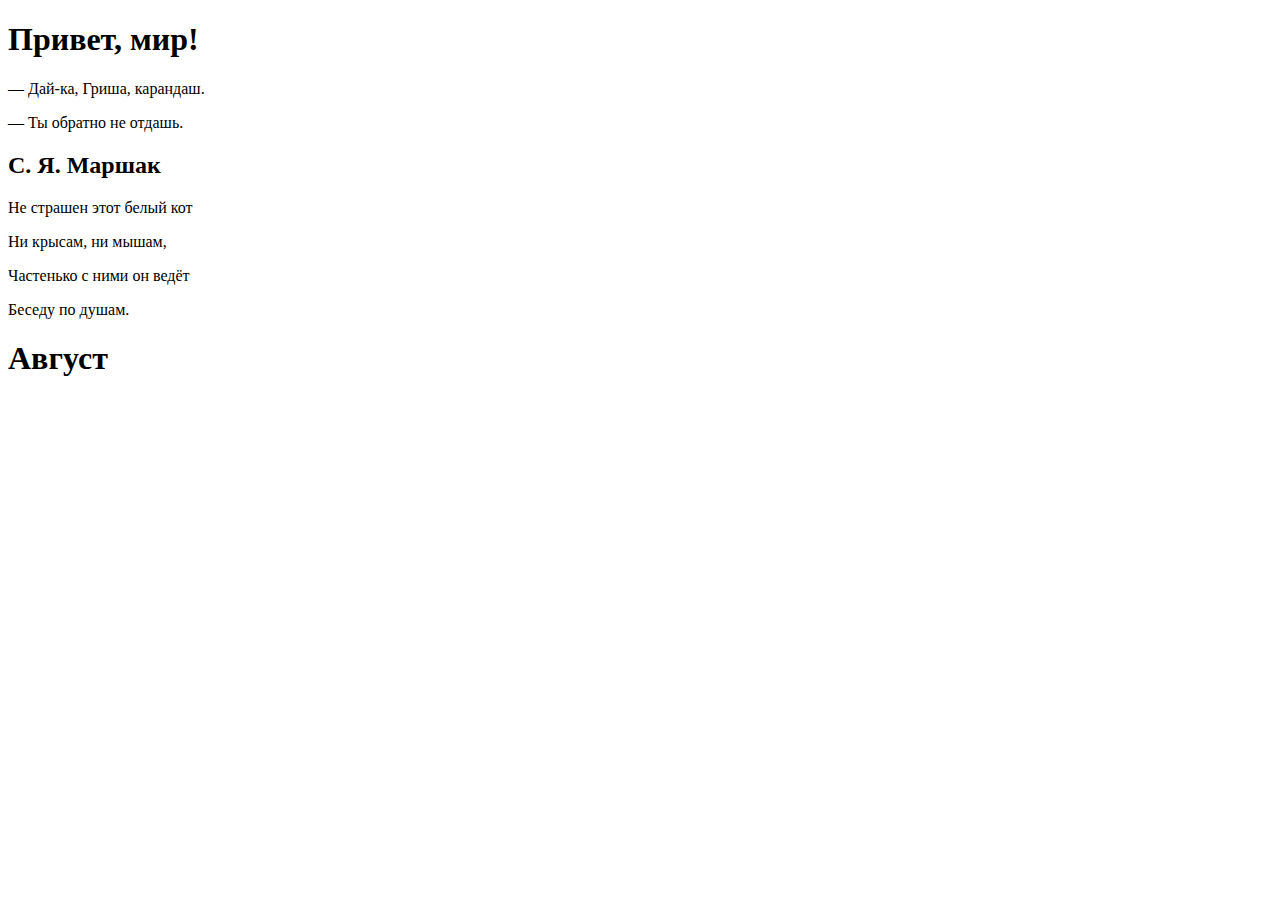
<file: Homework_01/index.html>
<!DOCTYPE html>
<html lang="en">
<head>
	<meta charset="UTF-8">
	<meta http-equiv="X-UA-Compatible" content="IE=edge">
	<meta name="viewport" content="width=device-width, initial-scale=1.0">
	<title>Lebedevski.FE97 {homework1:done}</title>
</head>
<body>
	<!-- task1 -->
	<h1>Привет, мир!</h1>

	<!-- task2 -->
	<p>— Дай-ка, Гриша, карандаш.</p>
	<p>— Ты обратно не отдашь.</p>

	<!-- task3 -->
	<h2>С. Я. Маршак</h2>
	<p>Не страшен этот белый кот</p>
	<p>Ни крысам, ни мышам,</p>
	<p>Частенько с ними он ведёт</p>
	<p>Беседу по душам.</p>

	<!-- task4
	<!DOCTYPE html>
		<html>
			<head>
				<meta charset="utf-8">
				<title>Встреча</title>
			</head>
			<body>
			</body>
		</html> -->

	<!-- task5 -->
	<section>
		<h1>Август</h1>
	</section>

	<!-- task6
	<!DOCTYPE html>
		<html>
			<head>
				<meta charset="utf-8">
				<title>Встреча</title>
			</head>
			<body>
				<h2>Встреча</h2>
			</body>
		</html> -->

	<!-- task7
	<!DOCTYPE html>
		<html>
			<head>
				<meta charset="utf-8">
				<title>Встреча</title>
			</head>
			<body>
				<h2>Встреча</h2>
			</body>
		</html> -->
</body>
</html>
</file>
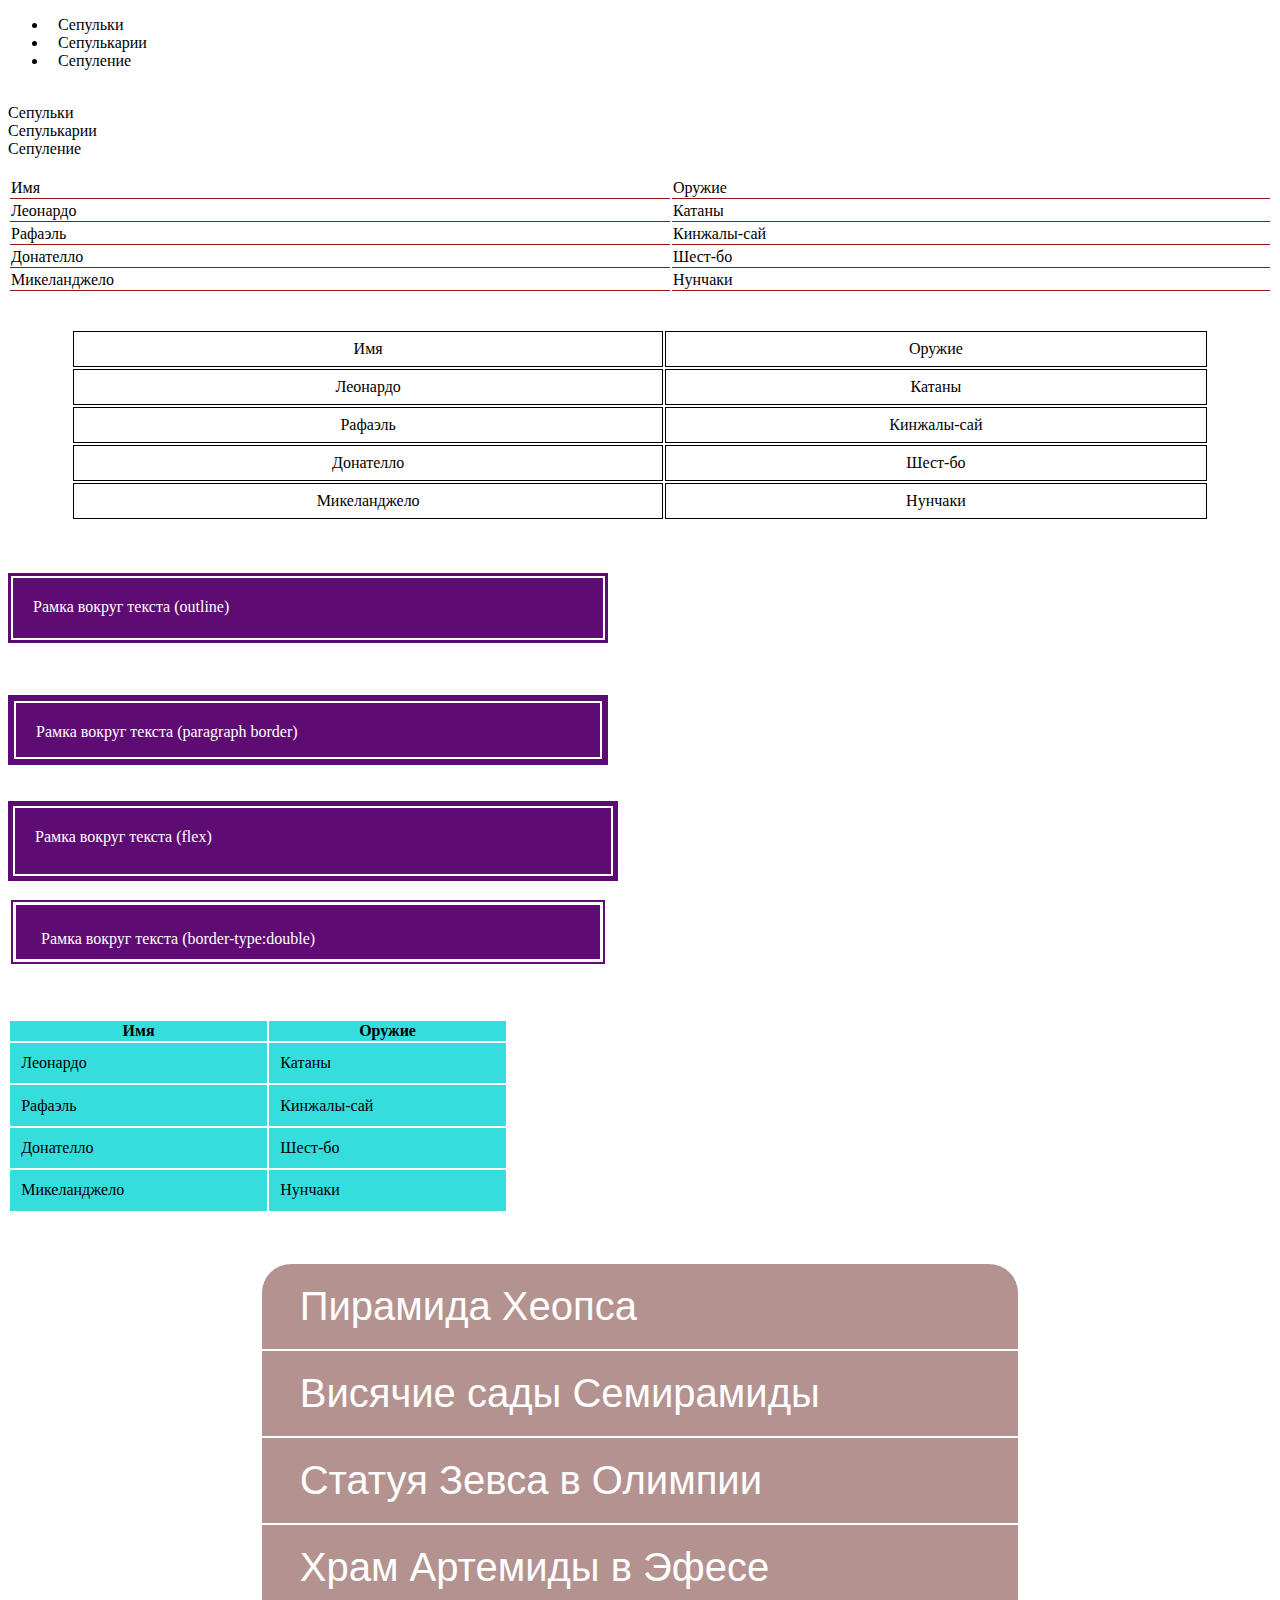
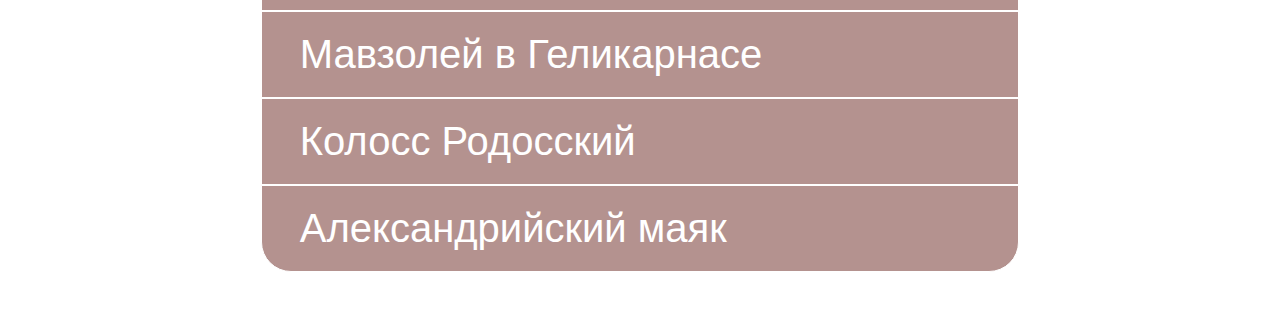
<file: Homework_03/index.html>
<!DOCTYPE html>
<html lang="en">
  <head>
    <meta charset="UTF-8" />
    <meta http-equiv="X-UA-Compatible" content="IE=edge" />
    <meta name="viewport" content="width=device-width, initial-scale=1.0" />
    <link rel="stylesheet" href="style.css" />
    <title>Lebedevsky-tasks03</title>
  </head>
  <body>
    <ul class="ul-1">
      <li>Сепульки</li>
      <li>Сепулькарии</li>
      <li>Сепуление</li>
    </ul>
    <br />

    <ul class="ul-2">
      <li>Сепульки</li>
      <li>Сепулькарии</li>
      <li>Сепуление</li>
    </ul>
    <br />

    <table class="table-1">
      <tr>
        <td>Имя</td>
        <td>Оружие</td>
      </tr>
      <tr>
        <td>Леонардо</td>
        <td>Катаны</td>
      </tr>
      <tr>
        <td>Рафаэль</td>
        <td>Кинжалы-сай</td>
      </tr>
      <tr>
        <td>Донателло</td>
        <td>Шест-бо</td>
      </tr>
      <tr>
        <td>Микеланджело</td>
        <td>Нунчаки</td>
      </tr>
    </table>
    <br />
    <br />

    <table class="table-2">
      <tr>
        <td>Имя</td>
        <td>Оружие</td>
      </tr>
      <tr>
        <td>Леонардо</td>
        <td>Катаны</td>
      </tr>
      <tr>
        <td>Рафаэль</td>
        <td>Кинжалы-сай</td>
      </tr>
      <tr>
        <td>Донателло</td>
        <td>Шест-бо</td>
      </tr>
      <tr>
        <td>Микеланджело</td>
        <td>Нунчаки</td>
      </tr>
    </table>
    <br />
    <br />

    <p class="first">Рамка вокруг текста (outline)</p>
    <br />
    <br />

    <div class="second">
      <p class="second_text">Рамка вокруг текста (paragraph border)</p>
    </div>
    <br />
    <br />

    <div class="third">
      <div class="third__text">Рамка вокруг текста (flex)</div>
    </div>

    <p class="forth">Рамка вокруг текста (border-type:double)</p>
    <br />
    <br />

    <table class="table-3">
      <tr>
        <th>Имя</th>
        <th>Оружие</th>
      </tr>
      <tr>
        <td>Леонардо</td>
        <td>Катаны</td>
      </tr>
      <tr>
        <td>Рафаэль</td>
        <td>Кинжалы-сай</td>
      </tr>
      <tr>
        <td>Донателло</td>
        <td>Шест-бо</td>
      </tr>
      <tr>
        <td>Микеланджело</td>
        <td>Нунчаки</td>
      </tr>
    </table>

    <ul class="seven-miracles">
      <li>Пирамида Хеопса</li>
      <li>Висячие сады Семирамиды</li>
      <li>Статуя Зевса в Олимпии</li>
      <li>Храм Артемиды в Эфесе</li>
      <li>Мавзолей в Геликарнасе</li>
      <li>Колосс Родосский</li>
      <li>Александрийский маяк</li>
    </ul>
  </body>
</html>
</file>
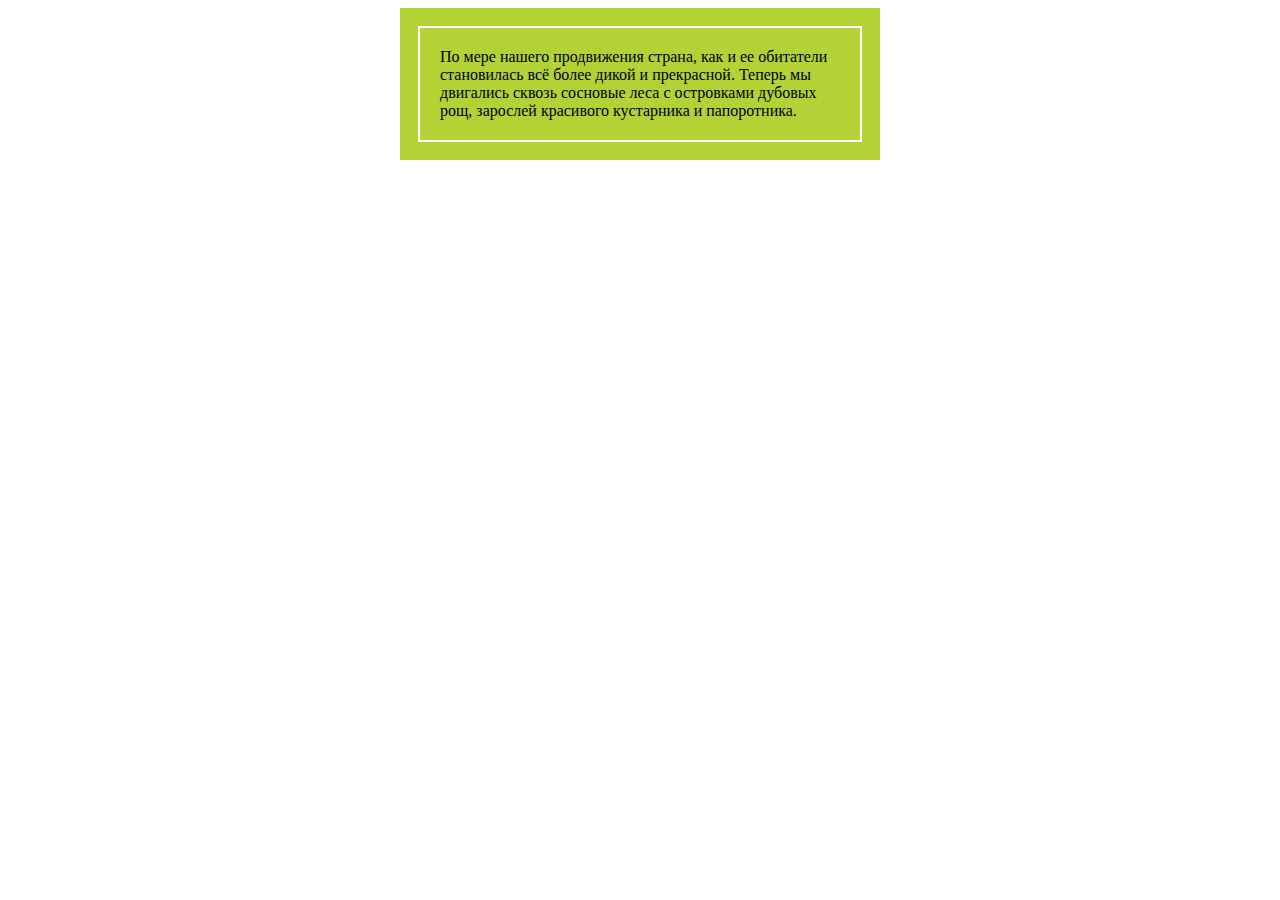
<file: Homework_02/border/index.html>
<!DOCTYPE html>
<html lang="en">
  <head>
    <meta charset="UTF-8" />
    <meta http-equiv="X-UA-Compatible" content="IE=edge" />
    <meta name="viewport" content="width=device-width, initial-scale=1.0" />
    <link rel="stylesheet" href="style.css" />
    <title>Lebedevski</title>
  </head>
  <body>
    <p class="block">
      По мере нашего продвижения страна, как и ее обитатели становилась всё
      более дикой и прекрасной. Теперь мы двигались сквозь сосновые леса с
      островками дубовых рощ, зарослей красивого кустарника и папоротника.
    </p>
  </body>
</html>
</file>
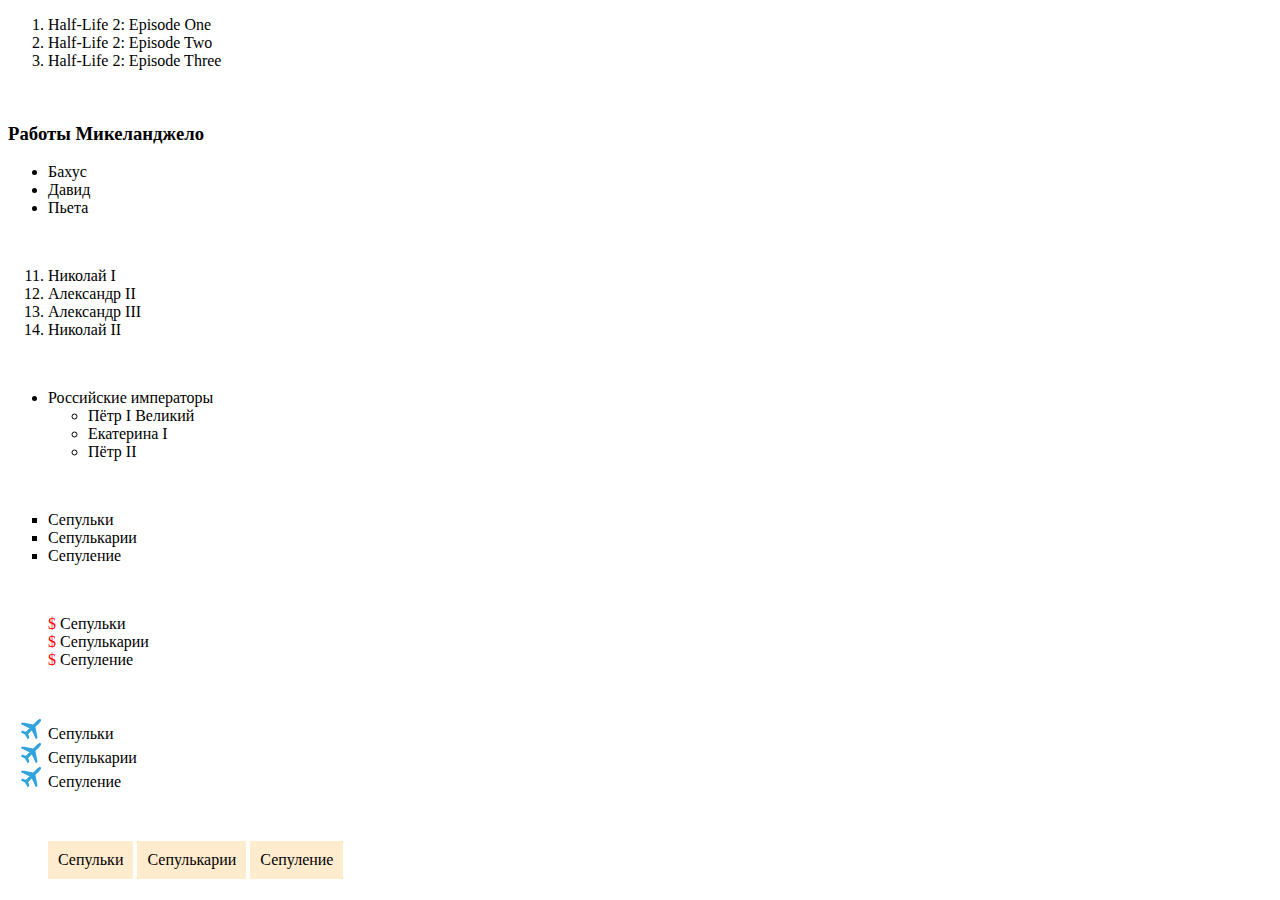
<file: Homework_02/Lists-task/index.html>
<!DOCTYPE html>
<html lang="en">
<head>
	<meta charset="UTF-8">
	<meta http-equiv="X-UA-Compatible" content="IE=edge">
	<meta name="viewport" content="width=device-width, initial-scale=1.0">
	<link rel="stylesheet" href="style.css">
	<title>Lebedevski-tasks02</title>
</head>
<body>
	<ol>
		<li> Half-Life 2: Episode One</li>
		<li> Half-Life 2: Episode Two</li>
		<li> Half-Life 2: Episode Three</li>
	</ol>
	
	<br>
	<h3>Работы Микеланджело</h3>
		<ul>
			<li>Бахус</li>
			<li>Давид</li>
			<li>Пьета</li>
		</ul>

	<br>
		<ol start="11">
			<li>Николай I</li>
			<li>Александр II</li>
			<li>Александр III</li>
			<li>Николай II</li>
		</ol>

	<br>
		<ul>
			<li>Российские императоры
				<ul>
					<li>Пётр I Великий</li>
					<li>Екатерина I</li>
					<li>Пётр II</li>	
				</ul>
			</li>
		</ul>

	<br>
		<ul class="ul-square">
			<li>Сепульки</li>
			<li>Сепулькарии</li>
			<li>Сепуление</li>
		</ul>

		<br>
		<ul class="ul-dollar">
			<li>Сепульки</li>
			<li>Сепулькарии</li>
			<li>Сепуление</li>
		</ul>

		<br>
		<ul class="ul-airplane">
			<li>Сепульки</li>
			<li>Сепулькарии</li>
			<li>Сепуление</li>
		</ul>

		<br>
		<ul class="ul-in-line">
			<li>Сепульки</li>
			<li>Сепулькарии</li>
			<li>Сепуление</li>
		</ul>





</body>
</html>
</file>
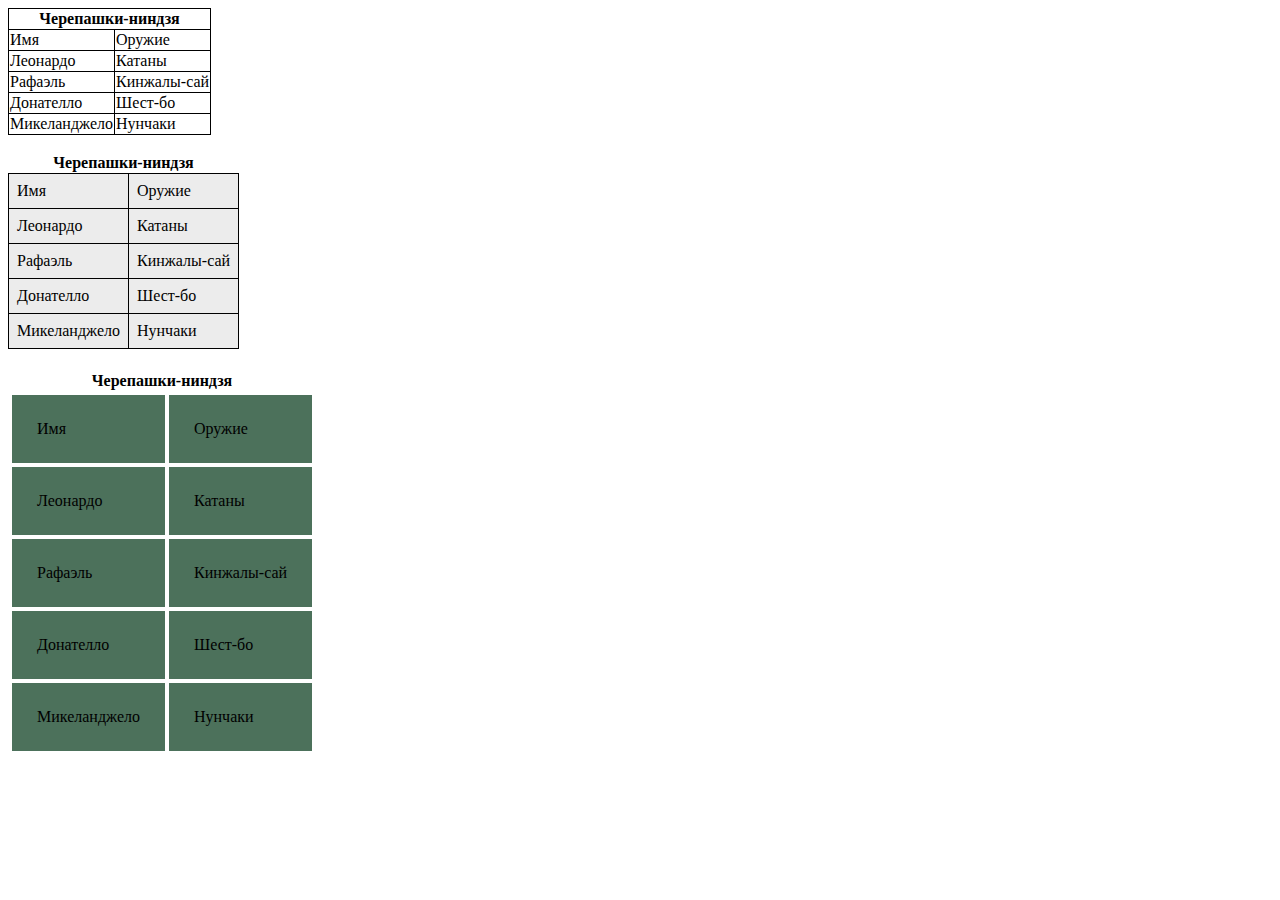
<file: Homework_02/Table-tasks/index.html>
<!DOCTYPE html>
<html lang="en">
<head>
	<meta charset="UTF-8">
	<meta http-equiv="X-UA-Compatible" content="IE=edge">
	<meta name="viewport" content="width=device-width, initial-scale=1.0">
	<link rel="stylesheet" href="style.css">
	<title>Lebedevski</title>
</head>
<body>
	<table class="table-ninja-turtles">
		<th colspan="2">Черепашки-ниндзя</th>
		<tr><td>Имя</td><td>Оружие</td></tr>
		<tr><td>Леонардо</td><td>Катаны</td></tr>
		<tr><td>Рафаэль</td><td>Кинжалы-сай</td></tr>
		<tr><td>Донателло</td><td>Шест-бо</td></tr>
		<tr><td>Микеланджело</td><td>Нунчаки</td></tr>
	  </table>
	  
	  <br>
	  <table class="table-ninja-turtles--backgound-gray">
		<th colspan="2">Черепашки-ниндзя</th>
		<tr><td>Имя</td><td>Оружие</td></tr>
		<tr><td>Леонардо</td><td>Катаны</td></tr>
		<tr><td>Рафаэль</td><td>Кинжалы-сай</td></tr>
		<tr><td>Донателло</td><td>Шест-бо</td></tr>
		<tr><td>Микеланджело</td><td>Нунчаки</td></tr>
	  </table>

	  <br>
	  <table class="table-ninja-turtles--backgound-green">
		<th colspan="2">Черепашки-ниндзя</th>
		<tr><td>Имя</td><td>Оружие</td></tr>
		<tr><td>Леонардо</td><td>Катаны</td></tr>
		<tr><td>Рафаэль</td><td>Кинжалы-сай</td></tr>
		<tr><td>Донателло</td><td>Шест-бо</td></tr>
		<tr><td>Микеланджело</td><td>Нунчаки</td></tr>
	  </table>

	  
</body>
</html>
</file>
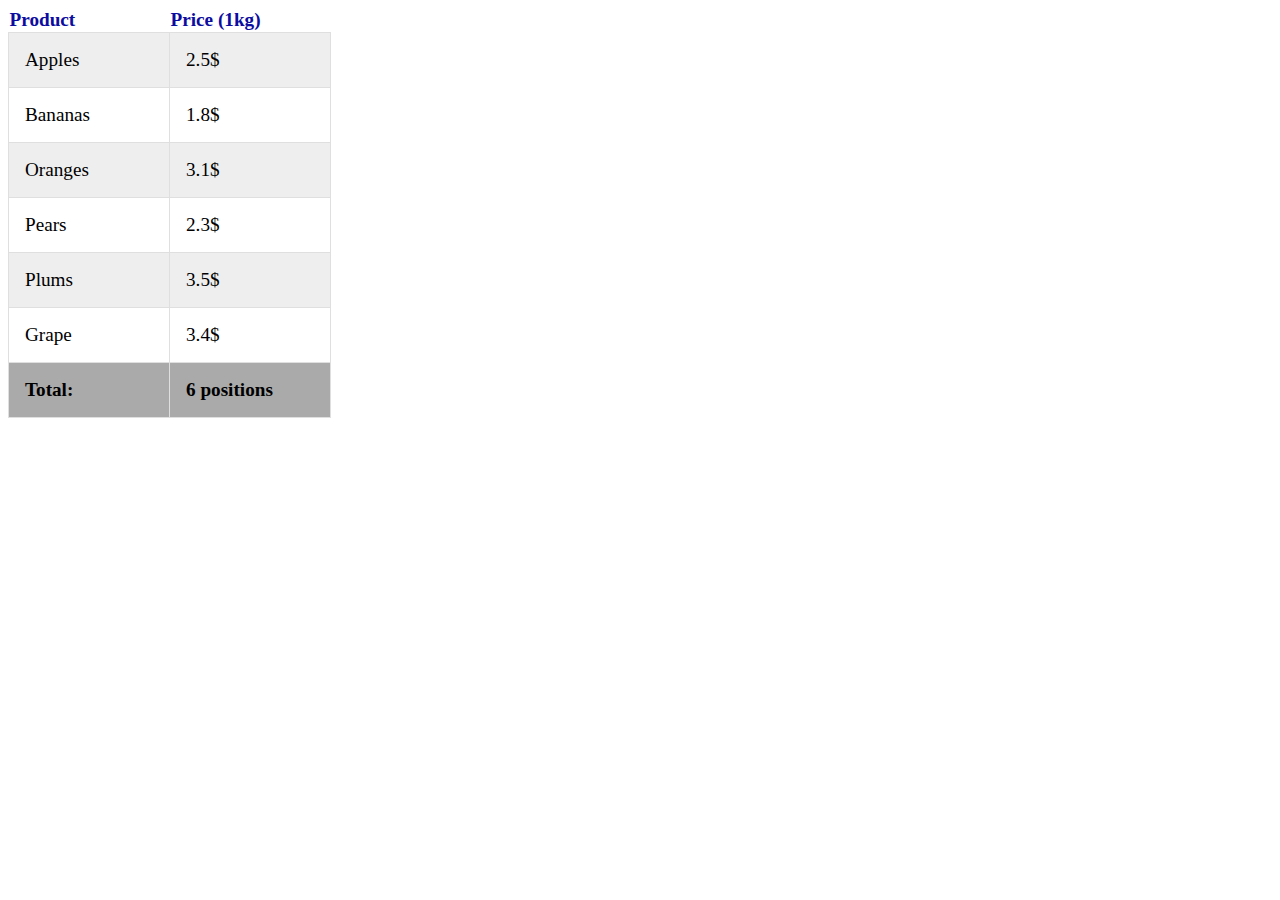
<file: Homework_04/custom_counter/index.html>
<!DOCTYPE html>
<html lang="en">
  <head>
    <meta charset="UTF-8" />
    <meta http-equiv="X-UA-Compatible" content="IE=edge" />
    <meta name="viewport" content="width=device-width, initial-scale=1.0" />
    <link rel="stylesheet" href="style.css" />
    <title>Custom counter</title>
  </head>
  <body>
    <table class="fruits-prise-list">
      <tr>
        <th>Product</th>
        <th>Price (1kg)</th>
      </tr>
      <tbody>
        <tr>
          <td class="fruits-price-list__product">Apples</td>
          <td>2.5$</td>
        </tr>
        <tr>
          <td class="fruits-price-list__product">Bananas</td>
          <td>1.8$</td>
        </tr>
        <tr>
          <td class="fruits-price-list__product">Oranges</td>
          <td>3.1$</td>
        </tr>
        <tr>
          <td class="fruits-price-list__product">Pears</td>
          <td>2.3$</td>
        </tr>
        <tr>
          <td class="fruits-price-list__product">Plums</td>
          <td>3.5$</td>
        </tr>
        <tr>
          <td class="fruits-price-list__product">Grape</td>
          <td>3.4$</td>
        </tr>
      </tbody>
      <tfoot>
        <tr>
          <td>Total:</td>
          <td class="fruits-price-list__total"></td>
        </tr>
      </tfoot>
    </table>
  </body>
</html>
</file>
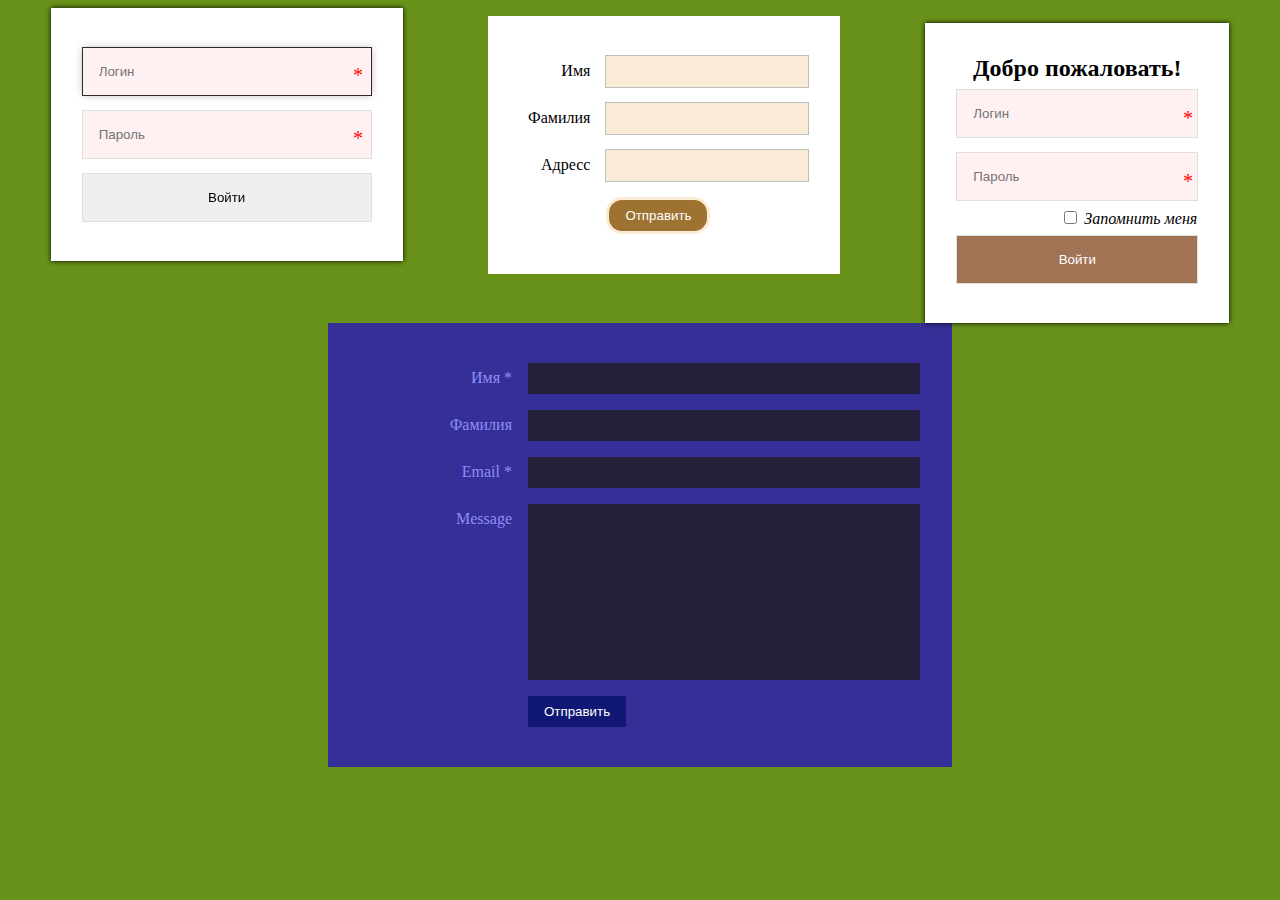
<file: Homework_08/classwork-forms/index.html>
<!DOCTYPE html>
<html lang="en">

<head>
	<meta charset="UTF-8">
	<meta http-equiv="X-UA-Compatible" content="IE=edge">
	<meta name="viewport" content="width=device-width, initial-scale=1.0">
	<link rel="stylesheet" href="style.css">
	<title>Forms</title>
</head>

<body>

	<form class="validate-form" action="" name="validate-form">

		<div class="validate-form__wrapper">
			<input class='validate-form__input validate-form__login ' name='log' type="text" placeholder="Логин" value=""
				autofocus required>
		</div>

		<div class="validate-form__wrapper">
			<input class='validate-form__input validate-form__password' name='pas' type="text" placeholder="Пароль"
				required>
		</div>

		<div class="validate-form__wrapper">
			<input class='validate-form__input validate-form__submit' name='sub' type="submit" value="Войти">
		</div>
	</form>

	<br>

	<form class="contact-form" action="" name="contact-form">
		<div class="contact-form__wrapper">
				<label class="contact-form__label" for="contact-form-name">Имя</label>
			<div class="contact-form__container">
				<input class="contact-form__name" id="contact-form-name" type="text">
			</div>
		</div>
		<div class="contact-form__wrapper">
				<label class="contact-form__label" for="contact-form-surname">Фамилия</label>
			<div class="contact-form__container">
				<input class="contact-form__surname" id="contact-form-surname" type="text">
			</div>
		</div>
		<div class="contact-form__wrapper">
				<label class="contact-form__label" for="contact-form-adress">Адресс</label>
			<div class="contact-form__container">
				<input class="contact-form__adress" id="contact-form-adress" type="text">
			</div>
		</div>
		<div class="contact-form__wrapper">
			<div class="contact-form__container">
				<input class="contact-form__submit" type="submit" value="Отправить">
			</div>
		</div>
	</form>

	<br>

	<form class="form3" action="" name="form3">
		<h2 class="form3__header">Добро пожаловать!</h2>
		<div class="form3__wrapper">
			<input class='form3__input form3__login ' name='form3-log' type="text" placeholder="Логин" value="" 
				required>
		</div>

		<div class="form3__wrapper">
			<input class='form3__input form3__password' name='form3-pas' type="text" placeholder="Пароль" required>
		</div>
		<label class='form3__remember-label' for="form3-remember">
			<input class="form3__remember" name="form3-remember" id='form3-remember' type="checkbox">
			Запомнить меня
		</label>
		<div class="form3__wrapper">
			<input class='form3__input form3__submit' name='form3-sub' type="submit" value="Войти">
		</div>
	</form>

	<br>

	<form class="form4" action="" name="form4">
		<div class="form4__wrapper">
			<div class="form4__label-container">
				<label for="form4-name">Имя *</label>
			</div>
			<div class="form4__container">
				<input class="form4__name" id="form4-name" type="text" required>
			</div>
		</div>
		<div class="form4__wrapper">
			<div class="form4__label-container">
				<label for="form4-surname">Фамилия</label>
			</div>
			<div class="form4__container">
				<input class="form4__surname" id="form4-surname" type="text">
			</div>
		</div>
		<div class="form4__wrapper">
			<div class="form4__label-container">
				<label for="form4-email">Email *</label>
			</div>
			<div class="form4__container">
				<input class="form4__email" id="form4-email" type="email" required>
			</div>
		</div>

		<div class="form4__wrapper">
			<div class="form4__label-container">
				<label for="form4-message">Message</label>
			</div>
			<div class="form4__container">
				<textarea class="form4__message" id="form4-message"></textarea>
			</div>
		</div>

		<div class="form4__wrapper">
			<div class="form4__container">
				<input class="form4__submit" id="form4-submit" type="submit" value="Отправить">
			</div>
		</div>
	</form>

</body>

</html>
</file>
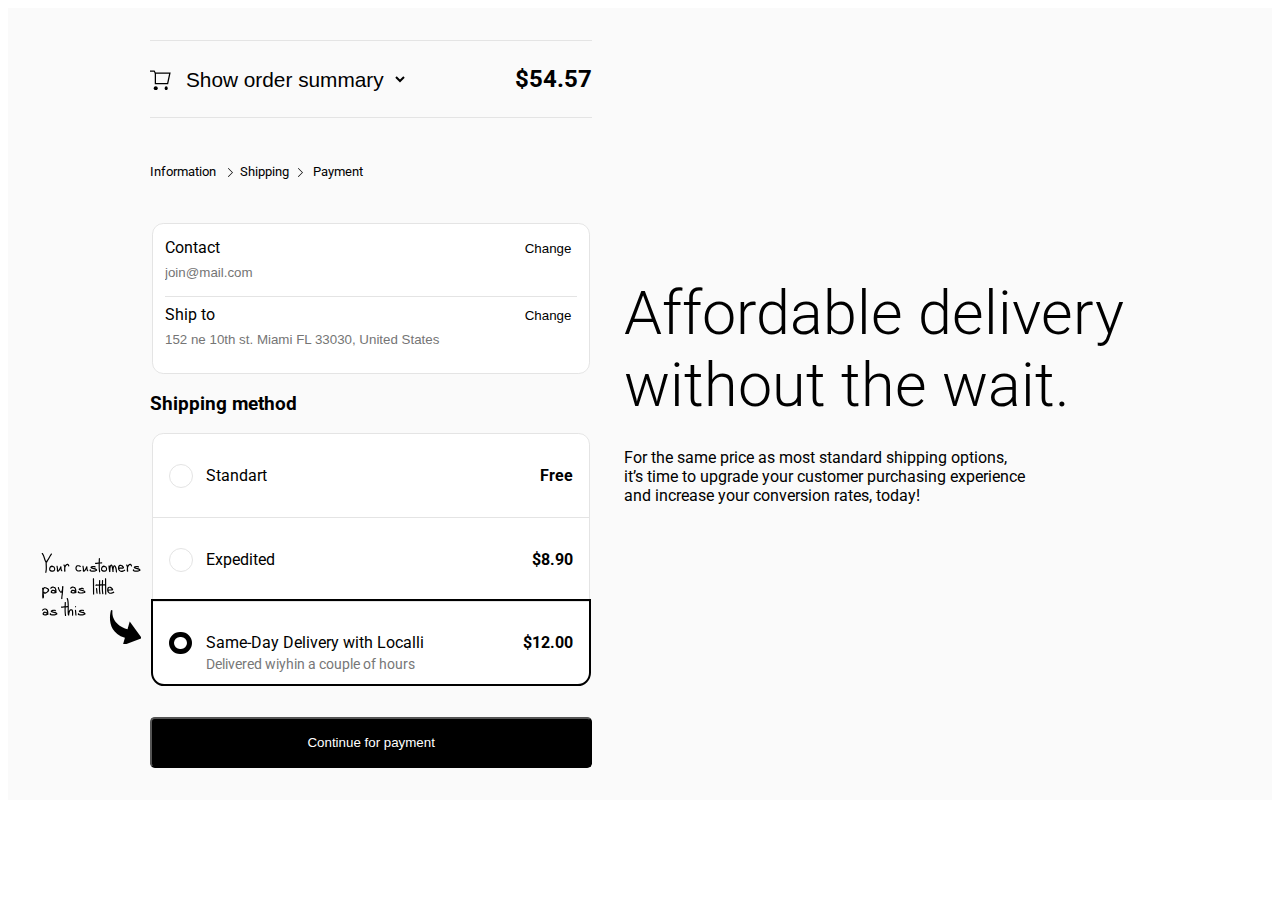
<file: Homework_08/localli/index.html>
<!DOCTYPE html>
<html lang="en">

<head>
	<meta charset="UTF-8" />
	<meta http-equiv="X-UA-Compatible" content="IE=edge" />
	<meta name="viewport" content="width=device-width, initial-scale=1.0" />
	<link rel="stylesheet" href="style.css" />
	<title>Localli</title>
</head>

<body>
	<section class="delivery">
		<div class="container">
			<section class="main">
				<div class="show-order">
					<select class="show-order__button" name="show-order-button">
						<option value="" selected>Show order summary</option>
						<option value="">Show order positions</option>
						<option value="">Show old orders</option>
					</select>
					<p class="show-order__price">$54.57</p>
				</div>
				<ul class="breadcrumbs">
					<li class="breadcrumbs__item">
						<a class="breadcrumbs__link" href="#">Information</a>
					</li>
					<li class="breadcrumbs__item">
						<a class="breadcrumbs__link" href="#">Shipping</a>
					</li>
					<li class="breadcrumbs__item">
						<a class="breadcrumbs__link" href="#">Payment</a>
					</li>
				</ul>

				<form class="form" name="form-order" action="">
					<fieldset class="form__set">
						<div class="form__wrapper">
							<label for="contact" class="form__label">Contact
								<input class="form__input" id="contact" type="text" placeholder="join@mail.com" />
							</label>
							<button class="form__change-button">Change</button>
						</div>

						<div class="form__wrapper">
							<label for="adress" class="form__label">Ship to
								<input class="form__input" id="adress" type="text"
									placeholder="152 ne 10th st. Miami FL 33030, United States" />
							</label>
							<button class="form__change-button">Change</button>
						</div>
					</fieldset>

					<h3 class="form__header">Shipping method</h3>

					<fieldset class="form__set form__set-second">
						<div class="form__wrapper">
							<input class="form__radio" name="method" id="standart" type="radio" />
							<label class="form__radio-label" for="standart">
								<span class="form__custom-radio"></span>
								<span class="form__radio-label-text">Standart</span>
								<span class="form__method-description">Free</span>
							</label>
						</div>
						<div class="form__wrapper">
							<input class="form__radio" name="method" id="expedited" type="radio" />
							<label class="form__radio-label" for="expedited">
								<span class="form__custom-radio"></span>
								<span class="form__radio-label-text">Expedited</span>
								<span class="form__method-description">$8.90</span>
							</label>
						</div>
						<div class="form__wrapper">
							<input class="form__radio" name="method" id="same-day" type="radio" checked />
							<label class="form__radio-label" for="same-day">
								<span class="form__custom-radio"></span>
								<span class="form__radio-label-text">Same-Day Delivery with Localli</span>
								<span class="form__method-description">$12.00</span>
							</label>
						</div>
					</fieldset>
					<input class="form__button" type="submit" value="Continue for payment" />
				</form>
			</section>
			<aside class="aside">
				<h2 class="aside__header">Affordable delivery without the wait.</h2>
				<h5 class="aside__subtitle">
					For the same price as most standard shipping options, it’s time to
					upgrade your customer purchasing experience and increase your
					conversion rates, today!
				</h5>
			</aside>
		</div>
	</section>
</body>

</html>
</file>
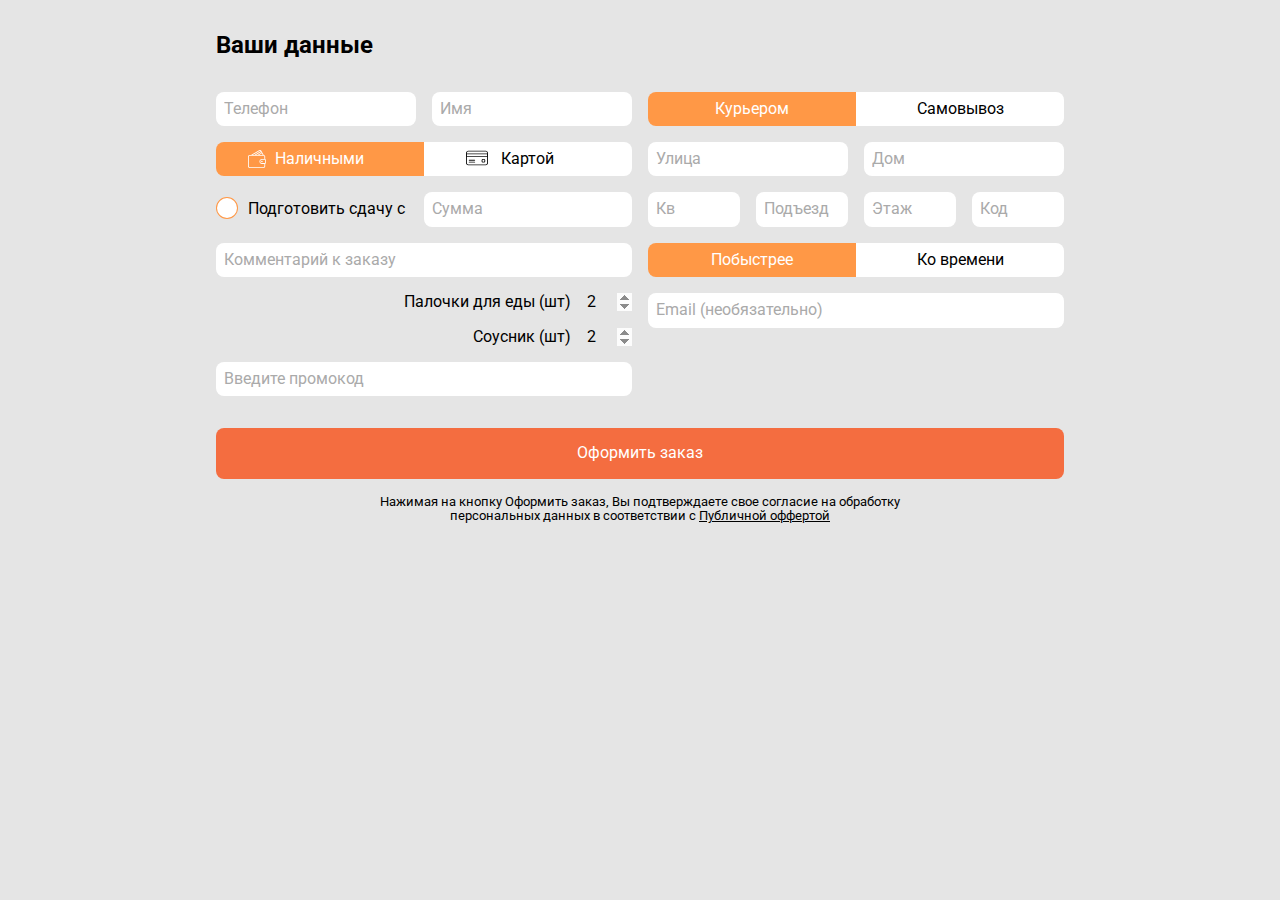
<file: Homework_08/sushi_order_form/index.html>
<!DOCTYPE html>
<html lang="en">

<head>
	<meta charset="UTF-8">
	<meta http-equiv="X-UA-Compatible" content="IE=edge">
	<link rel="stylesheet" href="style.css">
	<title>Sushi order form</title>
</head>

<body>
	<form class='form' name="form-order" action="#">
		<header class="form__header">
			<h2 class="form__title">Ваши данные</h2>
		</header>
		<div class="form__body">
			<fieldset class="form__fieldset">
				<div class="form__row">
					<input class="form__phone" name='form-phone' type="tel" placeholder="Телефон">
					<input class="form__name" name="form-name" type="text" placeholder="Имя">
				</div>
				<div class="form__row form__row-radio">
					<input class="form__pay" name="form-pay" id='cash' type="radio" checked>
					<label for="cash" class="form__radio-label form__radio-label--left">Наличными</label>
					<input class="form__pay form__pay-card" name="form-pay" id='card' type="radio">
					<label for="card" class="form__radio-label form__radio-label--right">Картой</label>
				</div>
				<div class="form__row form__row-checkbox form__row-change">
					<input class="form__change" name="form-change" id='change' type="checkbox">
					<label for="change" class="form__check-label">Подготовить сдачу с</label>
					<input class="form__sum" name='form-sum' type="text" placeholder="Сумма">
				</div>
				<div class="form__row">
					<input class="form__comment" name='form-comment' type="text" placeholder="Комментарий к заказу">
				</div>
				<div class="form__row form__row--number">
					<label for="sticks" class="form__sticks-label">Палочки для еды (шт)</label>
					<input class="form__sticks" name='form-sticks' id='sticks' type="number" min="0" max="5" step="1"
						value="2">
				</div>
				<div class="form__row form__row--number">
					<label for="sauce" class="form__sauce-label">Соусник (шт)</label>
					<input class="form__sauce" name='form-sauce' id='sauce' type="number" min="0" max="5" step="1"
						value="2">
				</div>
				<div class="form__row">
					<input class="form__promo" name='form-promo' type="text" placeholder="Введите промокод">
				</div>
			</fieldset>
			<fieldset class="form__fieldset">
				<div class="form__row form__row-radio">
					<input class="form__delivery" name="form-delivery" id='courier' type="radio" checked>
					<label for="courier" class="form__radio-label form__radio-label--left">Курьером</label>
					<input class="form__delivery" name="form-delivery" id='himself' type="radio">
					<label for="himself" class="form__radio-label form__radio-label--right">Самовывоз</label>
				</div>
				<div class="form__row form__row-adress">
					<input class="form__street" name='form-street' type="text" placeholder="Улица">
					<input class="form__house" name='form-house' type="text" placeholder="Дом">
				</div>
				<div class="form__row form__row-adress">
					<input class="form__flatnumber" name='form-flatnumber' type="text" placeholder="Кв">
					<input class="form__porch" name='form-porch' type="text" placeholder="Подъезд">
					<input class="form__floor" name='form-floor' type="text" placeholder="Этаж">
					<input class="form__access-code" name='form-access-code' type="text" placeholder="Код">
				</div>
				<div class="form__row form__row-radio">
					<input class="form__time" name="form-time" id='now' type="radio" checked>
					<label for="now" class="form__radio-label form__radio-label--left">Побыстрее</label>
					<input class="form__time" name="form-time" id="at-time" type="radio">
					<label for="at-time" class="form__radio-label form__radio-label--right">Ко времени</label>
				</div>
				<div class="form__row">
					<input class="form__email" name='form-email' type="email" placeholder="Email (необязательно)">
				</div>

			</fieldset>
		</div>
		<footer class="form__footer">
			<input class='form__submit' type="submit" value="Оформить заказ">
			<p class="form__warning">Нажимая на кнопку Оформить заказ, Вы подтверждаете свое согласие на обработку
				персональных данных в соответствии с
				<a href="" class="form__warning-link">Публичной оффертой</a>
			</p>
		</footer>
	</form>
</body>

</html>
</file>
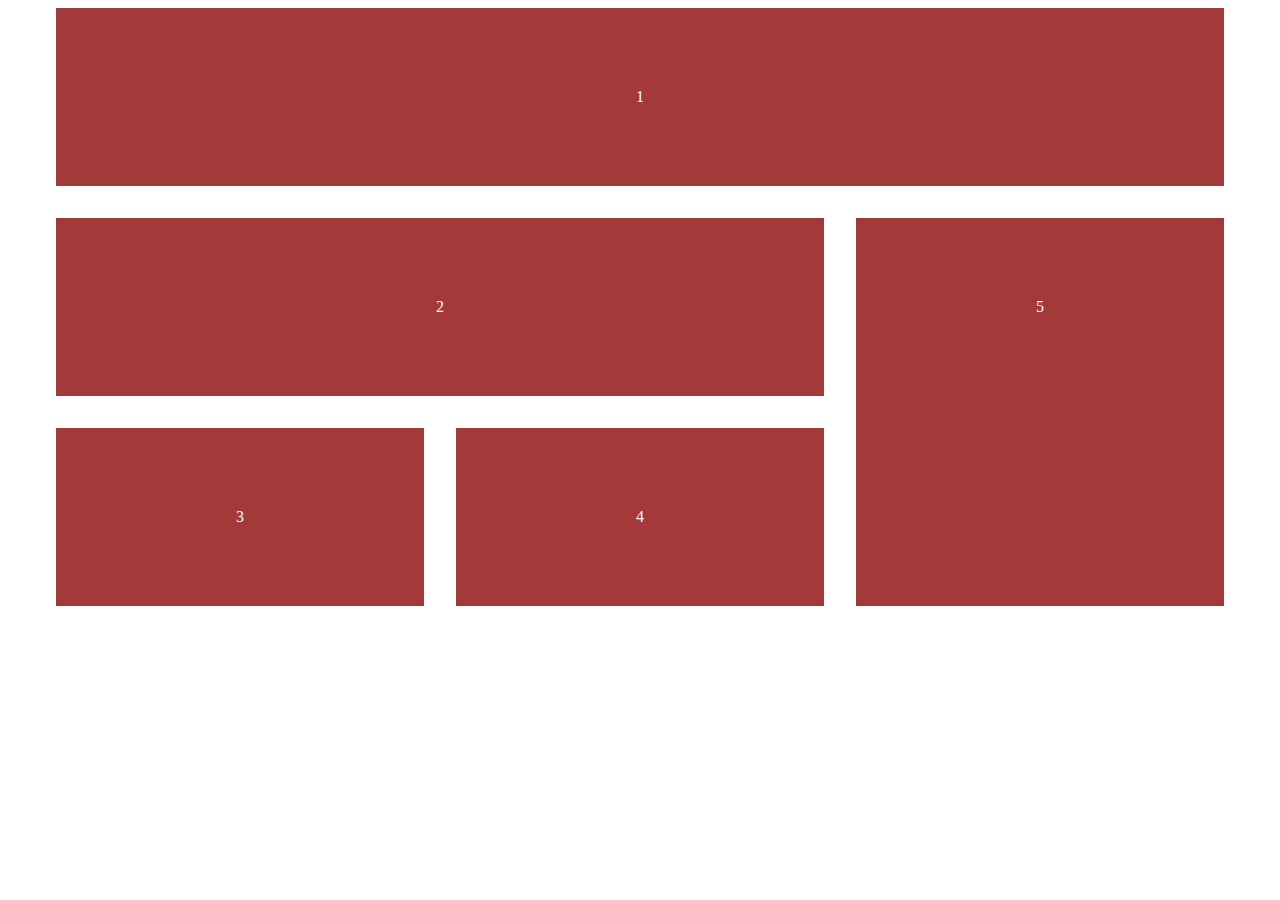
<file: Homework_09/Adaptiv_task/index.html>
<!DOCTYPE html>
<html lang="en">

<head>
	<meta charset="UTF-8">
	<meta http-equiv="X-UA-Compatible" content="IE=edge">
	<meta name="viewport" content="width=device-width, initial-scale=1.0">
	<link rel="stylesheet" href="style.css">
	<title>Adaptive</title>
</head>

<body>
	<div class="container">
		<div class="container-1">
			<div class="block block-1">1</div>
		</div>
		<div class="container-2">
			<div class="container-3">
				<div class="block block-2">2</div>
				<div class="block block-3">3</div>
				<div class="block block-4">4</div>
			</div>
			<div class="block block-5">5</div>
		</div>
	</div>
</body>

</html>
</file>
<file: Homework_03/style.css>
.ul-1 li {
  padding-left: 10px;
}
.ul-2 {
  margin: 0;
  padding: 0;
}

.table-1 {
  width: 100%;
}

.table-1 td {
  border-bottom: 1px solid rgb(150, 22, 22);
}

.table-2 {
  width: 90%;
  margin: 0 auto;
}

.table-2 td {
  border: 1px solid #000;
  padding: 0.5rem;
  text-align: center;
}

.first {
  box-sizing: border-box;
  width: 600px;
  height: 70px;
  background: rgb(95, 11, 116);
  color: #fff;
  padding: 25px;
  outline: 2px solid #fff;
  outline-offset: -5px;
}

.second {
  box-sizing: border-box;
  width: 600px;
  height: 70px;
  background: rgb(95, 11, 116);
}

.second_text {
  display: inline-block;
  box-sizing: border-box;
  color: #fff;
  border: 2px solid #fff;
  width: 588px;
  height: 58px;
  margin: 6px;
  padding: 20px;
}

.third {
  max-width: 600px;
  height: 70px;
  background: rgb(95, 11, 116);
  display: flex;
  padding: 5px;
}

.third__text {
  width: 100%;
  color: #fff;
  border: 2px solid #fff;
  padding: 20px;
}

.forth {
  box-sizing: border-box;
  width: 600px;
  height: 70px;
  background: rgb(95, 11, 116);
  color: #fff;
  padding: 25px;
  border: 8px double #fff;
}

.table-3 {
  width: 500px;
}

.table-3 td {
  background-color: rgba(4, 212, 212, 0.801);
  padding: 0.7rem;
  text-align: left;
}

.table-3 th {
  background-color: rgba(4, 212, 212, 0.801);
  text-align: center;
}

.seven-miracles {
  max-width: 60%;
  margin: 50px auto;
  list-style-type: none;
  padding-left: 0;
}

.seven-miracles li {
  box-sizing: border-box;
  padding: 20px 5%;
  background-color: rgb(180, 146, 143);
  font-family: Arial, Helvetica, sans-serif;
  font-size: 40px;
  color: #fff;
  border: 1px solid #fff;
}

.seven-miracles li:first-child {
  border-radius: 30px 30px 0 0;
}

.seven-miracles li:last-child {
  border-radius: 0 0 30px 30px;
}

.seven-miracles li:hover {
  opacity: 0.8;
}
</file>
<file: Homework_02/border/style.css>
.block {
	width: 400px;
	background-color: #B2D235;
	outline: 2px solid #fff;
	outline-offset: -20px;
	margin: 0% auto;
	padding: 40px 40px;
	
}
</file>
<file: Homework_02/Lists-task/style.css>
.ul-square{
	list-style-type:square;
}
.ul-dollar{
	list-style-type: none;
}
.ul-dollar li::before{
	content: '$ ';
	color: rgb(255, 0, 0);
}
.ul-airplane {
	list-style-type: none;
	list-style-image:url('airplane-icon.svg');
}
.ul-in-line li{
	display: inline-block;
	padding: 10px;
	background-color: blanchedalmond;
}
</file>
<file: Homework_02/Table-tasks/style.css>
.table-ninja-turtles{
	border-collapse: collapse;
}

.table-ninja-turtles td, .table-ninja-turtles th{
	border: 1px solid #000;
}

.table-ninja-turtles--backgound-gray {
	border-collapse: collapse;
}
.table-ninja-turtles--backgound-gray td{
	background-color: #ececec;
	padding: 0.5rem;
	border: 1px solid #000;

}	

.table-ninja-turtles--backgound-green {
	border-spacing: 4px;
}
.table-ninja-turtles--backgound-green td{
	background-color: #4c715b;
	padding: 25px;
}
</file>
<file: Homework_08/classwork-forms/style.css>
body{
	background-color: rgb(104, 146, 25);
	display: flex;
	flex-wrap: wrap;
	align-items: baseline;
}

/* styles for validare form */

.validate-form {
	position: relative;
	background-color: #fff;
	margin: 0 auto;
	box-shadow: 0 0 5px #000;
	max-width: 20%;
	min-width: 18rem;
	padding: 2rem;
	display: flex;
	flex-direction: column;
}

.validate-form__input{
	box-sizing: border-box;
	width: 100%;
	padding:1rem;
	margin: 0.5rem 0;
	border: none;
	outline: 1px solid rgb(223, 223, 223);;
}

.validate-form__input:focus{
	outline-color: rgb(43, 43, 43);
	box-shadow: 0 0 0.5rem rgb(180, 180, 180);
}

.validate-form__login:valid, .validate-form__password:valid{
	background-color: rgb(243, 255, 241);
	
}

.validate-form__login:invalid, .validate-form__password:invalid{
	background-color: rgb(255, 241, 241);
}

.validate-form__wrapper:first-child:after, 
.validate-form__wrapper:nth-child(2):after{
	content: '*';
	position: absolute;
	top: 22%;
	right: 7%;
	width: 25px;
	height: 0;
	font-size: 20px;
	color:red;
}

.validate-form__wrapper:nth-child(2):after{
top:47%;
}

.validate-form__submit:hover{
	cursor: pointer;
	background-color: rgb(212, 212, 212);
}

/* styles for contact form */

.contact-form {
	background-color: #fff;
	margin: 0 auto;
	width: 18rem;
	padding: 2rem;
	display: flex;
	flex-direction: column;
}

.contact-form__wrapper {
	display: flex;
	justify-content:flex-end;
	align-items: baseline;
}

.contact-form__wrapper:last-child {
	justify-content:flex-end;
}

.contact-form__container{
	flex-shrink: 0;
	display: flex;
	width: 70%;
}

.contact-form label{
	margin-right: 1rem;
}

.contact-form__name, .contact-form__surname, .contact-form__adress{
	width: 100%;
	padding:0.5rem;
	margin: 0.5rem 0;
	background-color: antiquewhite;
	border: none;
	outline: 1px solid #bdbdbd;
}

.contact-form__name:focus, .contact-form__surname:focus, .contact-form__adress:focus{
	background-color: #fff;
}
.contact-form__submit:focus{
	outline: 1px solid #fff;
}

.contact-form__submit-wrapper{
	width: 50%;
	border: 1px solid rgb(197, 25, 25);
}
.contact-form__submit {
	padding:0.5rem 1rem;
	margin: 0.5rem 0;
	border-radius: 1rem;
	border: 3px solid antiquewhite;
	background-color: rgb(158, 114, 49);
	color: #fff;
}

.contact-form__submit:hover {
	cursor: pointer;
	background-color: rgb(134, 96, 38);
}

/* styles for form3 */

.form3 {
	position: relative;
	background-color: #fff;
	margin: 0 auto;
	box-shadow: 0 0 5px #000;
	max-width: 20%;
	min-width: 15rem;
	padding: 2rem;
	display: flex;
	flex-direction: column;
}

.form3__header{
margin: 0 auto;
}

.form3__input{
	box-sizing: border-box;
	width: 100%;
	padding:1rem;
	margin: 0.5rem 0;
	border: none;
	outline: 1px solid rgb(223, 223, 223);;
}

.form3__input:focus{
	outline-color: rgb(43, 43, 43);
	box-shadow: 0 0 0.5rem rgb(180, 180, 180);
}

.form3__login:valid, .form3__password:valid{
	background-color: rgb(243, 255, 241);
	
}

.form3__login:invalid, .form3__password:invalid{
	background-color: rgb(255, 241, 241);
}

.form3__wrapper:first-of-type:after, 
.form3__wrapper:nth-of-type(2):after{
	content: '*';
	position: absolute;
	top: 28%;
	right: 7%;
	width: 25px;
	height: 0;
	font-size: 20px;
	color:red;
}

.form3__wrapper:nth-child(2):after{
top:49%;
}

.form3__remember-label{
	margin:0 0 0 auto;
	font-style: italic;
}

.form3__submit{
background-color: rgb(160, 115, 84);
color: #fff;
}
.form3__submit:hover{
	cursor: pointer;
	background-color: rgb(150, 109, 82);
}

/* styles for form4 */


.form4 {
	background-color: rgb(54, 47, 151);
	margin: 0 auto;
	width: 35rem;
	padding: 2rem;
	display: flex;
	flex-direction: column;
}

.form4__wrapper {
	display: flex;
	justify-content:flex-end;
	align-items: baseline;
}

.form4__wrapper:last-child {
	justify-content:flex-end;
}

.form4__label-container{
	width: 30%;
	display: flex;
	justify-content: flex-end;

}

.form4__container{
	flex-shrink: 0;
	display: flex;
	width: 70%;
}

.form4 label{
	margin-right: 1rem;
	color:rgb(141, 141, 248)
}

.form4__name, .form4__surname, .form4__email, .form4__message{
	width: 100%;
	padding:0.5rem;
	margin: 0.5rem 0;
	background-color: rgb(37, 32, 59);
	border: none;
	outline: none;
	color:rgb(141, 141, 248);
}

.form4__message{
	resize: none;
	height: 10rem;
	overflow-y:scroll;
}

.form4__name:focus, .form4__surname:focus, .form4__email:focus, .form4__message:focus{
	background-color: rgb(90, 26, 199);
	
}
.form4__submit:focus{
	outline: 1px solid #fff;
}

.form4__submit-wrapper{
	width: 50%;
	border: 1px solid rgb(197, 25, 25);
}
.form4__submit {
	padding:0.5rem 1rem;
	margin: 0.5rem 0;
	background-color: rgb(17, 23, 116);
	color: #fff;
	border: none;
}

.form4__submit:hover {
	cursor: pointer;
	background-color: rgb(110, 41, 230);
}
</file>
<file: Homework_08/localli/style.css>
@import url("https://fonts.googleapis.com/css2?family=Roboto&display=swap");

.delivery {
  background-color: #fafafa;
  font-family: roboto;
  padding: 2rem 0;
}
.container {
  display: flex;
  justify-content: center;
}
.main {
  display: flex;
  flex-direction: column;
  width: 35%;
  min-width: 24rem;
}
.show-order {
	position: relative;
  display: flex;
  justify-content: space-between;
  border-top: 1px solid #e4e4e4;
  border-bottom: 1px solid #e4e4e4;
}

.show-order::before {
	content:'';
	position: absolute;
	z-index: 10;
	top:1.8rem;
	left:0;
	width: 1.31rem;
	height: 1.25rem;
	background-image: url(./cart.svg);
	background-position: center;
}

.show-order__button {
  background-color: transparent;
  border: none;
  font-size: 1.3rem;
  padding: 0 0.5rem 0 2rem;
}

.show-order__button:focus{
	outline: none;
}

.show-order__button:hover {
	cursor: pointer;
	color:#777;
}

.show-order__button:hover::after{
	opacity: 0.5;
}


.show-order__price {
  font-size: 1.5rem;
  font-weight: bold;
}
.breadcrumbs {
  position: relative;
  padding: 0;
  display: flex;
  list-style-type: none;
  padding: 1.7rem 0;
}
.breadcrumbs__link {
  font-size: 0.8rem;
  margin-right: 1.5rem;
  text-decoration: none;
  color: #000;
}

.breadcrumbs__item:hover,
.breadcrumbs__item:active {
  font-weight: bold;
}

.breadcrumbs__item:nth-child(2)::before, 
.breadcrumbs__item:nth-child(2)::after {
  content: "";
  position: absolute;
  background-image: url(./arrow.svg);
  background-repeat: no-repeat;
  background-position: center;
  width: 6px;
  height: 9px;
  top: 2.1rem;
  left: 4.8em;
}

.breadcrumbs__item:nth-child(2)::after {
  left: 9.2em;
}

.form__set {
  background-color: #fff;
  border-radius: 0.7rem;
  border: 1px solid #e4e4e4;
}
.form__wrapper {
  position: relative;
  display: flex;
  justify-content: space-between;
  align-items: baseline;
}
.form__wrapper:first-child {
  border-bottom: 1px solid #e4e4e4;
}

.form__wrapper:last-child {
  border-bottom: none;
}

.form__label {
  display: flex;
  flex-direction: column;
  padding: 0.5rem 0;
  flex-grow: 1;
}
.form__input {
  padding: 0.5rem 0;
  background-color: transparent;
  border: none;
}

.form__input:focus {
  outline: none;
  color: #999;
}

.form__change-button {
  background-color: transparent;
  border: none;
}

.form__change-button:hover {
  cursor: pointer;
  color: #999;
}

.form__change-button:focus{
	outline: none;
}

.form__button {
  width: 100%;
  color: #fff;
  background-color: #000;
  border-radius: 0.3rem;
  padding: 1rem 0;
  margin-top: 2rem;
}

.form__button:hover {
  background-color: #555;
  cursor: pointer;
}

.form__set-second {
  padding: 0;
}

.form__radio-label[for="standart"] {
  border-radius: 0.7rem 0.7rem 0 0;
  z-index: 2;
}
.form__radio-label[for="same-day"] {
  border-radius: 0 0 0.7rem 0.7rem;
}
.form__radio-label[for="same-day"]::after {
  content: "Delivered wiyhin a couple of hours";
  font-size: 0.85rem;
  color: #777;
  position: absolute;
  top: 4em;
  left: 3.9em;
}

.form__radio-label[for="expedited"] {
  outline: 1px solid #e4e4e4;
}

.form__radio-label {
  position: relative;
  display: flex;
  justify-content: space-between;
  align-items: center;
  width: 100%;
  padding: 2rem 1rem;
}

.form__radio:checked + .form__radio-label[for="same-day"]::before {
  content: "";
  position: absolute;
  width: 6.25rem;
  height: 5.75rem;
  background: url(./textarrow.svg) no-repeat;
  left: -7rem;
  top: -3.1rem;
}

.form__radio-label:hover {
  cursor: pointer;
}

.form__radio-label-text {
  padding-left: 2.3rem;
}

.form__radio:checked + label {
  outline: 2px solid #000;
}

.form__radio {
  position: absolute;
  opacity: 0;
}

.form__custom-radio {
  position: absolute;
  width: 1.4rem;
  height: 1.4rem;
  border-radius: 50%;
  border: 1px solid #e4e4e4;
}

.form__radio:checked + label > .form__custom-radio {
  width: 0.8rem;
  height: 0.8rem;
  border: 5px solid #000;
}

.form__method-description {
  font-weight: bold;
}
.aside {
  max-width: 40%;
  padding-left: 2rem;
  align-self: center;
}
.aside__header {
  font-size: 3.81rem;
  font-weight: 300;
  margin: 0 auto;
}
.aside__subtitle {
  font-weight: normal;
  font-size: 1rem;
  width: 80%;
}
</file>
<file: Homework_09/Adaptiv_task/style.css>
* {
  box-sizing: border-box;
}

.block {
  background-color: rgb(163, 57, 57);
  color: #fff;
  text-align: center;
  padding: 5rem 0;
}

.container {
  margin: 0 auto;
  max-width: 75rem;
}
.container .container-1 {
  display: flex;
  justify-content: center;
  padding-bottom: 2rem;
}
.container .container-1 .block-1 {
  flex-basis: calc(100% - 2rem);
}
.container .container-2 {
  display: flex;
  flex-wrap: wrap;
  padding-bottom: 2rem;
}
.container .container-2 .container-3 {
  flex-basis: 66.6666666667%;
  display: flex;
  justify-content: space-around;
  flex-wrap: wrap;
}
@media (max-width: 1024px) {
  .container .container-2 .container-3 {
    flex-basis: 100%;
    padding-bottom: 2rem;
  }
}
@media (max-width: 768px) {
  .container .container-2 .container-3 {
    padding-bottom: 0;
  }
}
.container .container-2 .container-3 .block-2 {
  flex-basis: calc(100% - 2rem);
  margin-bottom: 2rem;
}
@media (max-width: 1024px) {
  .container .container-2 .container-3 .block-2 {
    flex-basis: calc(33.3333333333% - 2rem);
    margin-bottom: 0;
  }
}
@media (max-width: 768px) {
  .container .container-2 .container-3 .block-2 {
    flex-basis: calc(100% - 2rem);
    margin-bottom: 2rem;
  }
}
.container .container-2 .container-3 .block-3, .container .container-2 .container-3 .block-4 {
  flex-basis: calc(50% - 2rem);
}
@media (max-width: 1024px) {
  .container .container-2 .container-3 .block-3, .container .container-2 .container-3 .block-4 {
    flex-basis: calc(33.3333333333% - 2rem);
  }
}
@media (max-width: 768px) {
  .container .container-2 .container-3 .block-3, .container .container-2 .container-3 .block-4 {
    flex-basis: calc(50% - 2rem);
    margin-bottom: 2rem;
  }
}
@media (max-width: 768px) and (orientation: landscape) {
  .container .container-2 .container-3 .block-3, .container .container-2 .container-3 .block-4 {
    flex-basis: calc(100% - 2rem);
    margin-bottom: 2rem;
  }
}
.container .container-2 .block-5 {
  flex-basis: calc(33.3333333333% - 2rem);
  margin: 0 auto;
}
@media (max-width: 1024px) {
  .container .container-2 .block-5 {
    flex-basis: calc(100% - 2rem);
    margin-bottom: 2rem;
  }
}/*# sourceMappingURL=style.css.map */
</file>
<file: Homework_04/custom_counter/style.css>
body {
  counter-reset: product-counter;
}

.fruits-price-list__product {
  counter-increment: product-counter;
}

th {
  color: rgb(12, 12, 161);
  font-size: 1.2rem;
  background-color: #fff;
  text-align: left;
}

.fruits-prise-list {
  border-collapse: collapse;
}
.fruits-prise-list td {
  border: 1px solid rgb(223, 223, 223);
  width: 8rem;
  font-size: 1.2rem;
  padding: 1rem;
}

.fruits-prise-list tbody tr:nth-child(odd) {
  background-color: #eee;
}

.fruits-prise-list tfoot {
  font-weight: bold;
  background-color: rgb(170, 170, 170);
}

.fruits-price-list__total::before {
  content: counter(product-counter) " positions";
}
</file>
<file: Homework_08/sushi_order_form/style.css>
@import url("https://fonts.googleapis.com/css2?family=Roboto&display=swap");
@import "reset.css";
@import "normalize.css";

* {
  font-family: roboto;
  color: #000;
}

body {
  background-color: #e5e5e5;
}

.form {
  width: 53rem;
  margin: 0 auto;
}

.form__body {
  display: flex;
  justify-content: space-between;
}

.form__row {
  display: flex;
  gap: 1rem;
  justify-content: space-between;
  align-items: center;
}

.form__row-radio,
.form__row-checkbox {
  gap: 0;
  position: relative;
}

input::placeholder {
  color: #aaaaaa;
}

input[type="text"],
input[type="tel"],
input[type="email"] {
  padding: 0.5rem;
  width: 50%;
  border-radius: 0.5rem;
}

.form__title {
  font-size: 1.5rem;
  font-weight: bold;
  padding: 2rem 0;
}

.form__body {
  padding-bottom: 2rem;
}

.form__fieldset {
  display: flex;
  flex-direction: column;
  gap: 1rem;
  padding: 0;
  width: 49%;
}

input[type="radio"] {
  position: absolute;
  opacity: 0;
}

input[type="radio"]:checked + label {
  background-color: #ff9846;
  color: #fff;
}

.form__radio-label {
  width: 50%;
  padding: 0.5rem;
  text-align: center;
  background-color: #fff;
}

.form__radio-label:hover {
  cursor: pointer;
}

.form__radio-label--right {
  border-radius: 0 0.5rem 0.5rem 0;
}

.form__radio-label--left {
  border-radius: 0.5rem 0 0 0.5rem;
}

.form__radio-label[for="cash"]::before {
  content: "";
  position: absolute;
  width: 18px;
  height: 18px;
  background: url(./cash_icon_black.svg) no-repeat;
  left: 2rem;
}

input[type="radio"]:checked + .form__radio-label[for="cash"]::before {
  background: url(./cash_icon_white.svg) no-repeat;
}

.form__radio-label[for="card"]::before {
  content: "";
  position: absolute;
  width: 22px;
  height: 18px;
  background: url(./card_icon_black.svg) no-repeat;
  left: 15.6rem;
}

input[type="radio"]:checked + .form__radio-label[for="card"]::before {
  background: url(./card_icon_white.svg) no-repeat;
}


.form__change {
  opacity: 0;
}

.form__check-label::before {
  content: "";
  position: absolute;
  left: 0;
  top: 0.3rem;
  width: 22px;
  height: 22px;
  background: url(./check_off_icon.svg) no-repeat;
}

.form__change:checked + .form__check-label::before {
  background: url(./check_on_icon.svg) no-repeat;
}

.form__check-label:hover {
  color: #888;
  cursor: pointer;
}

.form__comment,
.form__promo,
.form__email {
  flex-grow: 1;
}

.form__row--number {
  justify-content: flex-end;
}

.form__sticks,
.form__sauce {
  background-color: transparent;
}

.form__sticks::-webkit-inner-spin-button,
.form__sauce::-webkit-inner-spin-button {
  appearance: block;
  opacity: 1;
}

.form__submit {
  background-color: #f46d40;
  border-radius: 0.5rem;
  color: #fff;
  display: inline-block;
  padding: 1rem 0;
  width: 100%;
}

.form__submit:hover {
  cursor: pointer;
  background-color: #ff9846;
}

.form__warning {
  font-size: 0.8rem;
  width: 70%;
  margin: 0 auto;
  padding-top: 1rem;
  text-align: center;
}

.form__warning-link {
  color: #000;
}
</file>
